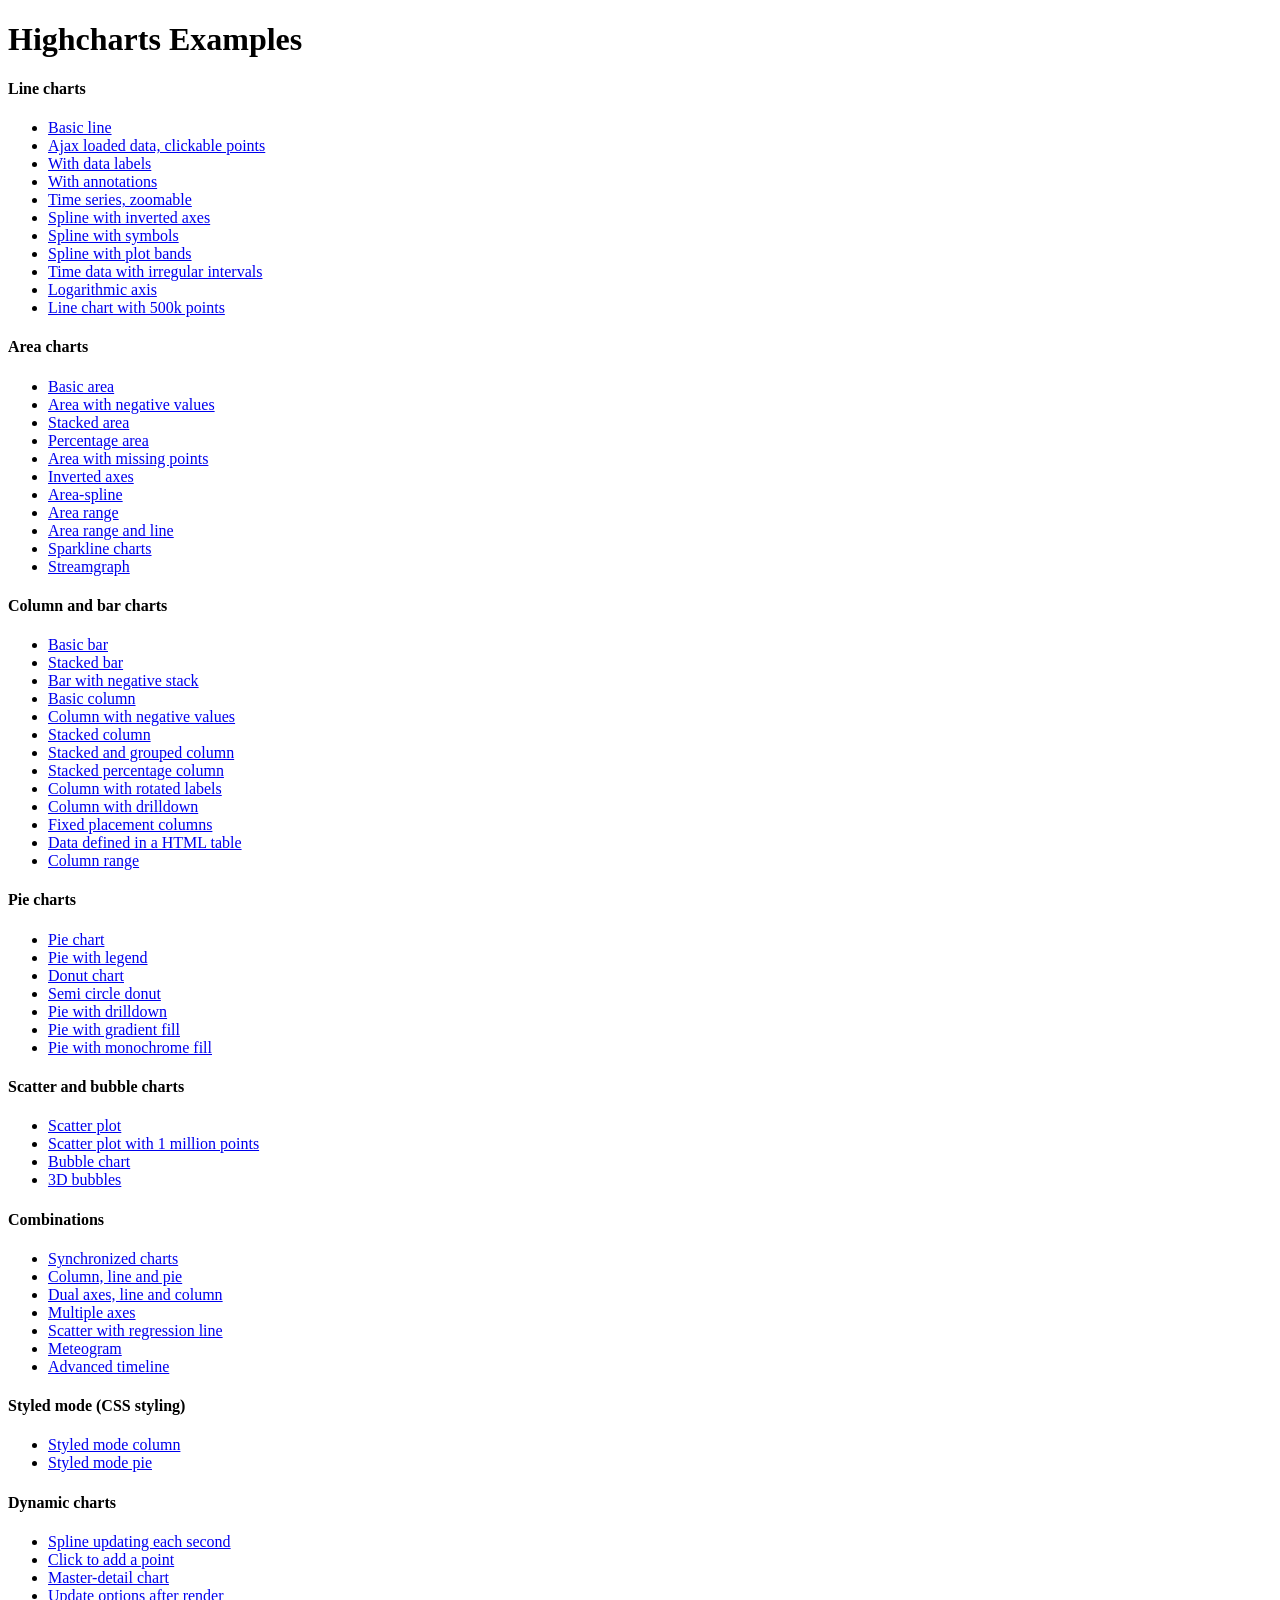
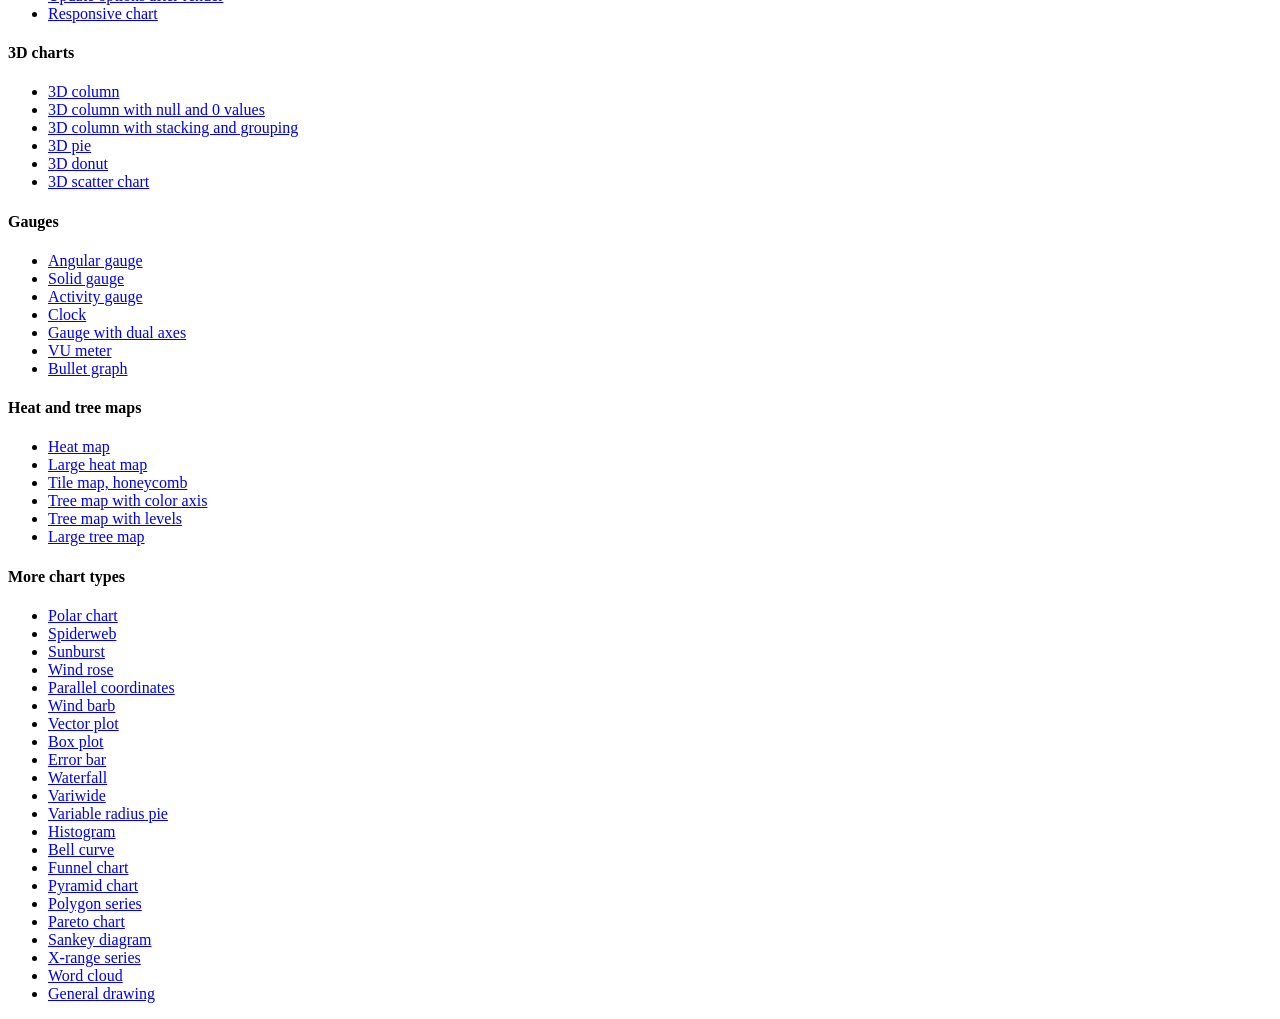
<file: src/Highcharts-6.0.2/index.htm>
<!DOCTYPE HTML PUBLIC "-//W3C//DTD HTML 4.01//EN" "http://www.w3.org/TR/html4/strict.dtd">
<html>
	<head>
		<meta http-equiv="Content-Type" content="text/html; charset=utf-8" />
		<title>Highcharts Examples</title>
	</head>
	<body>
		<h1>Highcharts Examples</h1>
		<h4>Line charts</h4>
		<ul>
			<li><a href="examples/line-basic/index.htm">Basic line</a></li>
			<li><a href="examples/line-ajax/index.htm">Ajax loaded data, clickable points</a></li>
			<li><a href="examples/line-labels/index.htm">With data labels</a></li>
			<li><a href="examples/annotations/index.htm">With annotations</a></li>
			<li><a href="examples/line-time-series/index.htm">Time series, zoomable</a></li>
			<li><a href="examples/spline-inverted/index.htm">Spline with inverted axes</a></li>
			<li><a href="examples/spline-symbols/index.htm">Spline with symbols</a></li>
			<li><a href="examples/spline-plot-bands/index.htm">Spline with plot bands</a></li>
			<li><a href="examples/spline-irregular-time/index.htm">Time data with irregular intervals</a></li>
			<li><a href="examples/line-log-axis/index.htm">Logarithmic axis</a></li>
			<li><a href="examples/line-boost/index.htm">Line chart with 500k points</a></li>
		</ul>
		<h4>Area charts</h4>
		<ul>
			<li><a href="examples/area-basic/index.htm">Basic area</a></li>
			<li><a href="examples/area-negative/index.htm">Area with negative values</a></li>
			<li><a href="examples/area-stacked/index.htm">Stacked area</a></li>
			<li><a href="examples/area-stacked-percent/index.htm">Percentage area</a></li>
			<li><a href="examples/area-missing/index.htm">Area with missing points</a></li>
			<li><a href="examples/area-inverted/index.htm">Inverted axes</a></li>
			<li><a href="examples/areaspline/index.htm">Area-spline</a></li>
			<li><a href="examples/arearange/index.htm">Area range</a></li>
			<li><a href="examples/arearange-line/index.htm">Area range and line</a></li>
			<li><a href="examples/sparkline/index.htm">Sparkline charts</a></li>
			<li><a href="examples/streamgraph/index.htm">Streamgraph</a></li>
		</ul>
		<h4>Column and bar charts</h4>
		<ul>
			<li><a href="examples/bar-basic/index.htm">Basic bar</a></li>
			<li><a href="examples/bar-stacked/index.htm">Stacked bar</a></li>
			<li><a href="examples/bar-negative-stack/index.htm">Bar with negative stack</a></li>
			<li><a href="examples/column-basic/index.htm">Basic column</a></li>
			<li><a href="examples/column-negative/index.htm">Column with negative values</a></li>
			<li><a href="examples/column-stacked/index.htm">Stacked column</a></li>
			<li><a href="examples/column-stacked-and-grouped/index.htm">Stacked and grouped column</a></li>
			<li><a href="examples/column-stacked-percent/index.htm">Stacked percentage column</a></li>
			<li><a href="examples/column-rotated-labels/index.htm">Column with rotated labels</a></li>
			<li><a href="examples/column-drilldown/index.htm">Column with drilldown</a></li>
			<li><a href="examples/column-placement/index.htm">Fixed placement columns</a></li>
			<li><a href="examples/column-parsed/index.htm">Data defined in a HTML table</a></li>
			<li><a href="examples/columnrange/index.htm">Column range</a></li>
		</ul>
		<h4>Pie charts</h4>
		<ul>
			<li><a href="examples/pie-basic/index.htm">Pie chart</a></li>
			<li><a href="examples/pie-legend/index.htm">Pie with legend</a></li>
			<li><a href="examples/pie-donut/index.htm">Donut chart</a></li>
			<li><a href="examples/pie-semi-circle/index.htm">Semi circle donut</a></li>
			<li><a href="examples/pie-drilldown/index.htm">Pie with drilldown</a></li>
			<li><a href="examples/pie-gradient/index.htm">Pie with gradient fill</a></li>
			<li><a href="examples/pie-monochrome/index.htm">Pie with monochrome fill</a></li>
		</ul>
		<h4>Scatter and bubble charts</h4>
		<ul>
			<li><a href="examples/scatter/index.htm">Scatter plot</a></li>
			<li><a href="examples/scatter-boost/index.htm">Scatter plot with 1 million points</a></li>
			<li><a href="examples/bubble/index.htm">Bubble chart</a></li>
			<li><a href="examples/bubble-3d/index.htm">3D bubbles</a></li>
		</ul>
		<h4>Combinations</h4>
		<ul>
			<li><a href="examples/synchronized-charts/index.htm">Synchronized charts</a></li>
			<li><a href="examples/combo/index.htm">Column, line and pie</a></li>
			<li><a href="examples/combo-dual-axes/index.htm">Dual axes, line and column</a></li>
			<li><a href="examples/combo-multi-axes/index.htm">Multiple axes</a></li>
			<li><a href="examples/combo-regression/index.htm">Scatter with regression line</a></li>
			<li><a href="examples/combo-meteogram/index.htm">Meteogram</a></li>
			<li><a href="examples/combo-timeline/index.htm">Advanced timeline</a></li>
		</ul>
		<h4>Styled mode (CSS styling)</h4>
		<ul>
			<li><a href="examples/styled-mode-column/index.htm">Styled mode column</a></li>
			<li><a href="examples/styled-mode-pie/index.htm">Styled mode pie</a></li>
		</ul>
		<h4>Dynamic charts</h4>
		<ul>
			<li><a href="examples/dynamic-update/index.htm">Spline updating each second</a></li>
			<li><a href="examples/dynamic-click-to-add/index.htm">Click to add a point</a></li>
			<li><a href="examples/dynamic-master-detail/index.htm">Master-detail chart</a></li>
			<li><a href="examples/chart-update/index.htm">Update options after render</a></li>
			<li><a href="examples/responsive/index.htm">Responsive chart</a></li>
		</ul>
		<h4>3D charts</h4>
		<ul>
			<li><a href="examples/3d-column-interactive/index.htm">3D column</a></li>
			<li><a href="examples/3d-column-null-values/index.htm">3D column with null and 0 values</a></li>
			<li><a href="examples/3d-column-stacking-grouping/index.htm">3D column with stacking and grouping</a></li>
			<li><a href="examples/3d-pie/index.htm">3D pie</a></li>
			<li><a href="examples/3d-pie-donut/index.htm">3D donut</a></li>
			<li><a href="examples/3d-scatter-draggable/index.htm">3D scatter chart</a></li>
		</ul>
		<h4>Gauges</h4>
		<ul>
			<li><a href="examples/gauge-speedometer/index.htm">Angular gauge</a></li>
			<li><a href="examples/gauge-solid/index.htm">Solid gauge</a></li>
			<li><a href="examples/gauge-activity/index.htm">Activity gauge</a></li>
			<li><a href="examples/gauge-clock/index.htm">Clock</a></li>
			<li><a href="examples/gauge-dual/index.htm">Gauge with dual axes</a></li>
			<li><a href="examples/gauge-vu-meter/index.htm">VU meter</a></li>
			<li><a href="examples/bullet-graph/index.htm">Bullet graph</a></li>
		</ul>
		<h4>Heat and tree maps</h4>
		<ul>
			<li><a href="examples/heatmap/index.htm">Heat map</a></li>
			<li><a href="examples/heatmap-canvas/index.htm">Large heat map</a></li>
			<li><a href="examples/honeycomb-usa/index.htm">Tile map, honeycomb</a></li>
			<li><a href="examples/treemap-coloraxis/index.htm">Tree map with color axis</a></li>
			<li><a href="examples/treemap-with-levels/index.htm">Tree map with levels</a></li>
			<li><a href="examples/treemap-large-dataset/index.htm">Large tree map</a></li>
		</ul>
		<h4>More chart types</h4>
		<ul>
			<li><a href="examples/polar/index.htm">Polar chart</a></li>
			<li><a href="examples/polar-spider/index.htm">Spiderweb</a></li>
			<li><a href="examples/sunburst/index.htm">Sunburst</a></li>
			<li><a href="examples/polar-wind-rose/index.htm">Wind rose</a></li>
			<li><a href="examples/parallel-coordinates/index.htm">Parallel coordinates</a></li>
			<li><a href="examples/windbarb-series/index.htm">Wind barb</a></li>
			<li><a href="examples/vector-plot/index.htm">Vector plot</a></li>
			<li><a href="examples/box-plot/index.htm">Box plot</a></li>
			<li><a href="examples/error-bar/index.htm">Error bar</a></li>
			<li><a href="examples/waterfall/index.htm">Waterfall</a></li>
			<li><a href="examples/variwide/index.htm">Variwide</a></li>
			<li><a href="examples/variable-radius-pie/index.htm">Variable radius pie</a></li>
			<li><a href="examples/histogram/index.htm">Histogram</a></li>
			<li><a href="examples/bellcurve/index.htm">Bell curve</a></li>
			<li><a href="examples/funnel/index.htm">Funnel chart</a></li>
			<li><a href="examples/pyramid/index.htm">Pyramid chart</a></li>
			<li><a href="examples/polygon/index.htm">Polygon series</a></li>
			<li><a href="examples/pareto/index.htm">Pareto chart</a></li>
			<li><a href="examples/sankey-diagram/index.htm">Sankey diagram</a></li>
			<li><a href="examples/x-range/index.htm">X-range series</a></li>
			<li><a href="examples/wordcloud/index.htm">Word cloud</a></li>
			<li><a href="examples/renderer/index.htm">General drawing</a></li>
		</ul>
	</body>
</html>
</file>
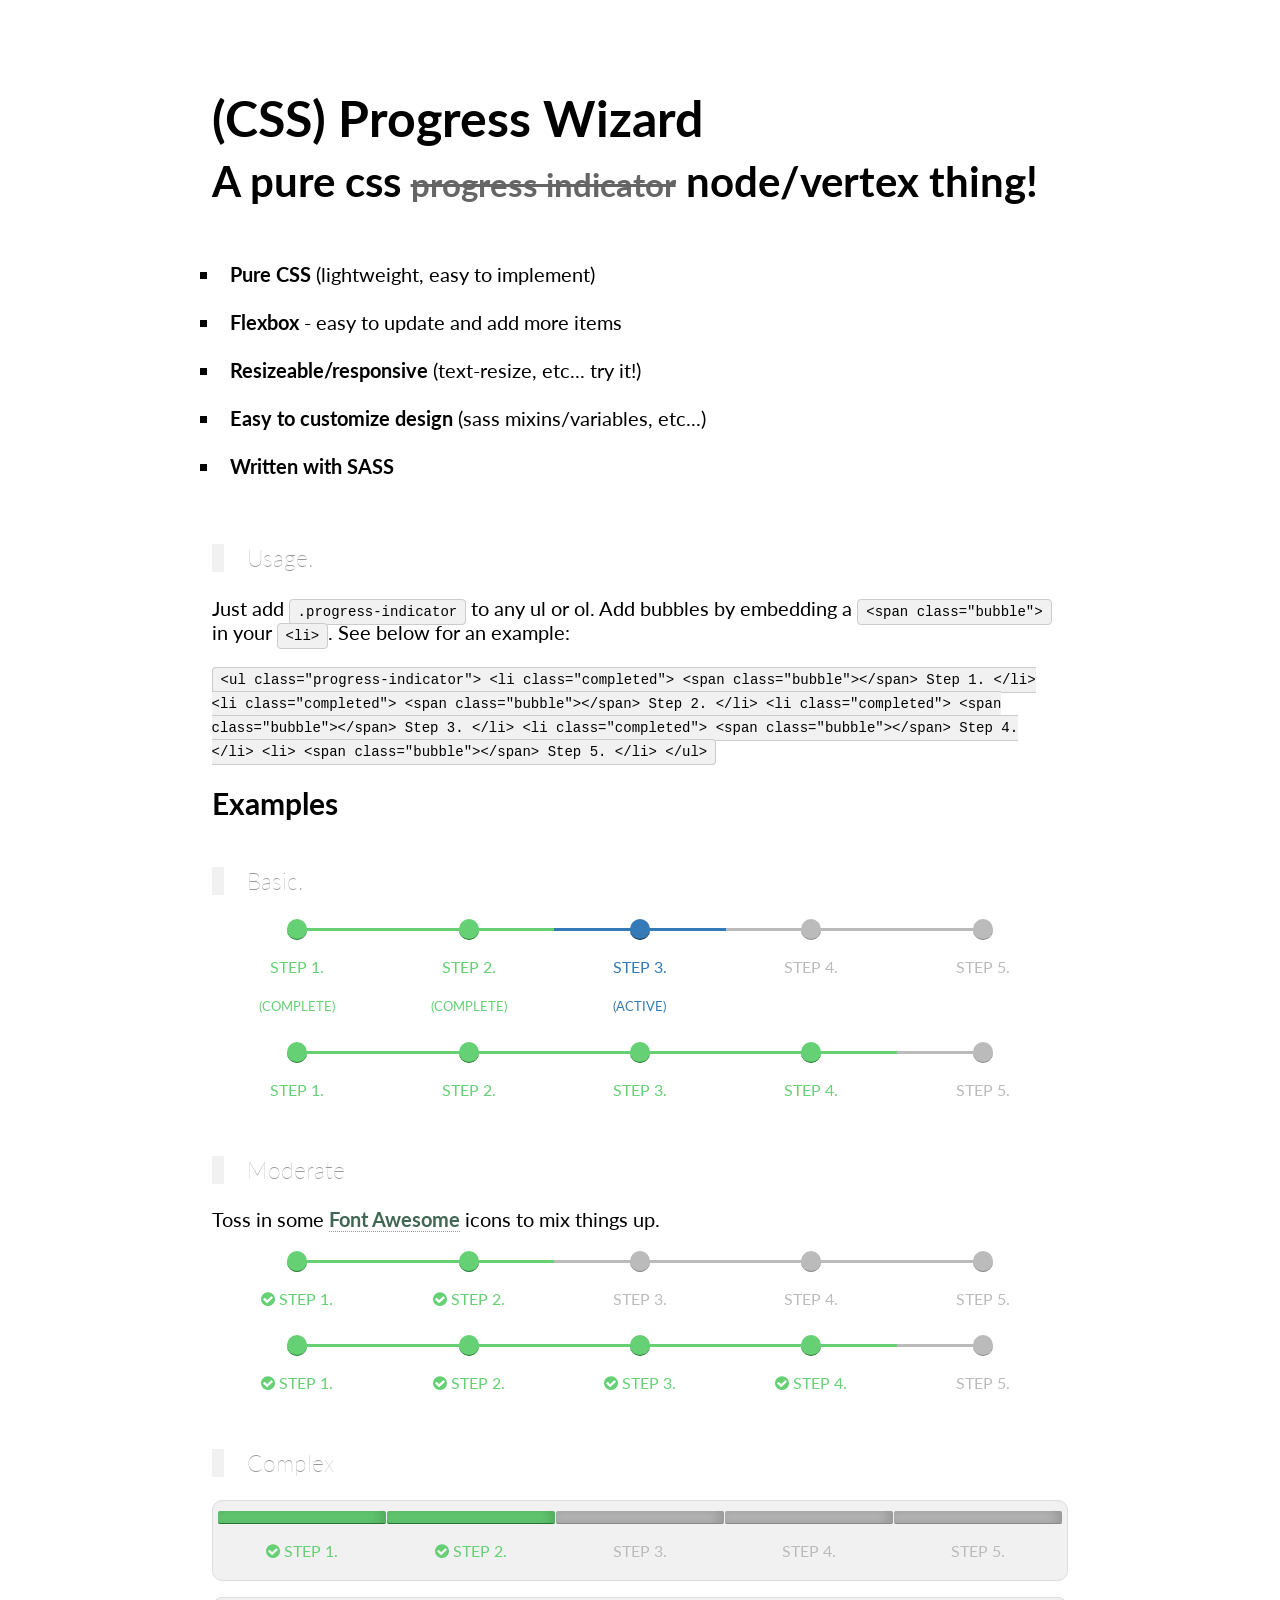
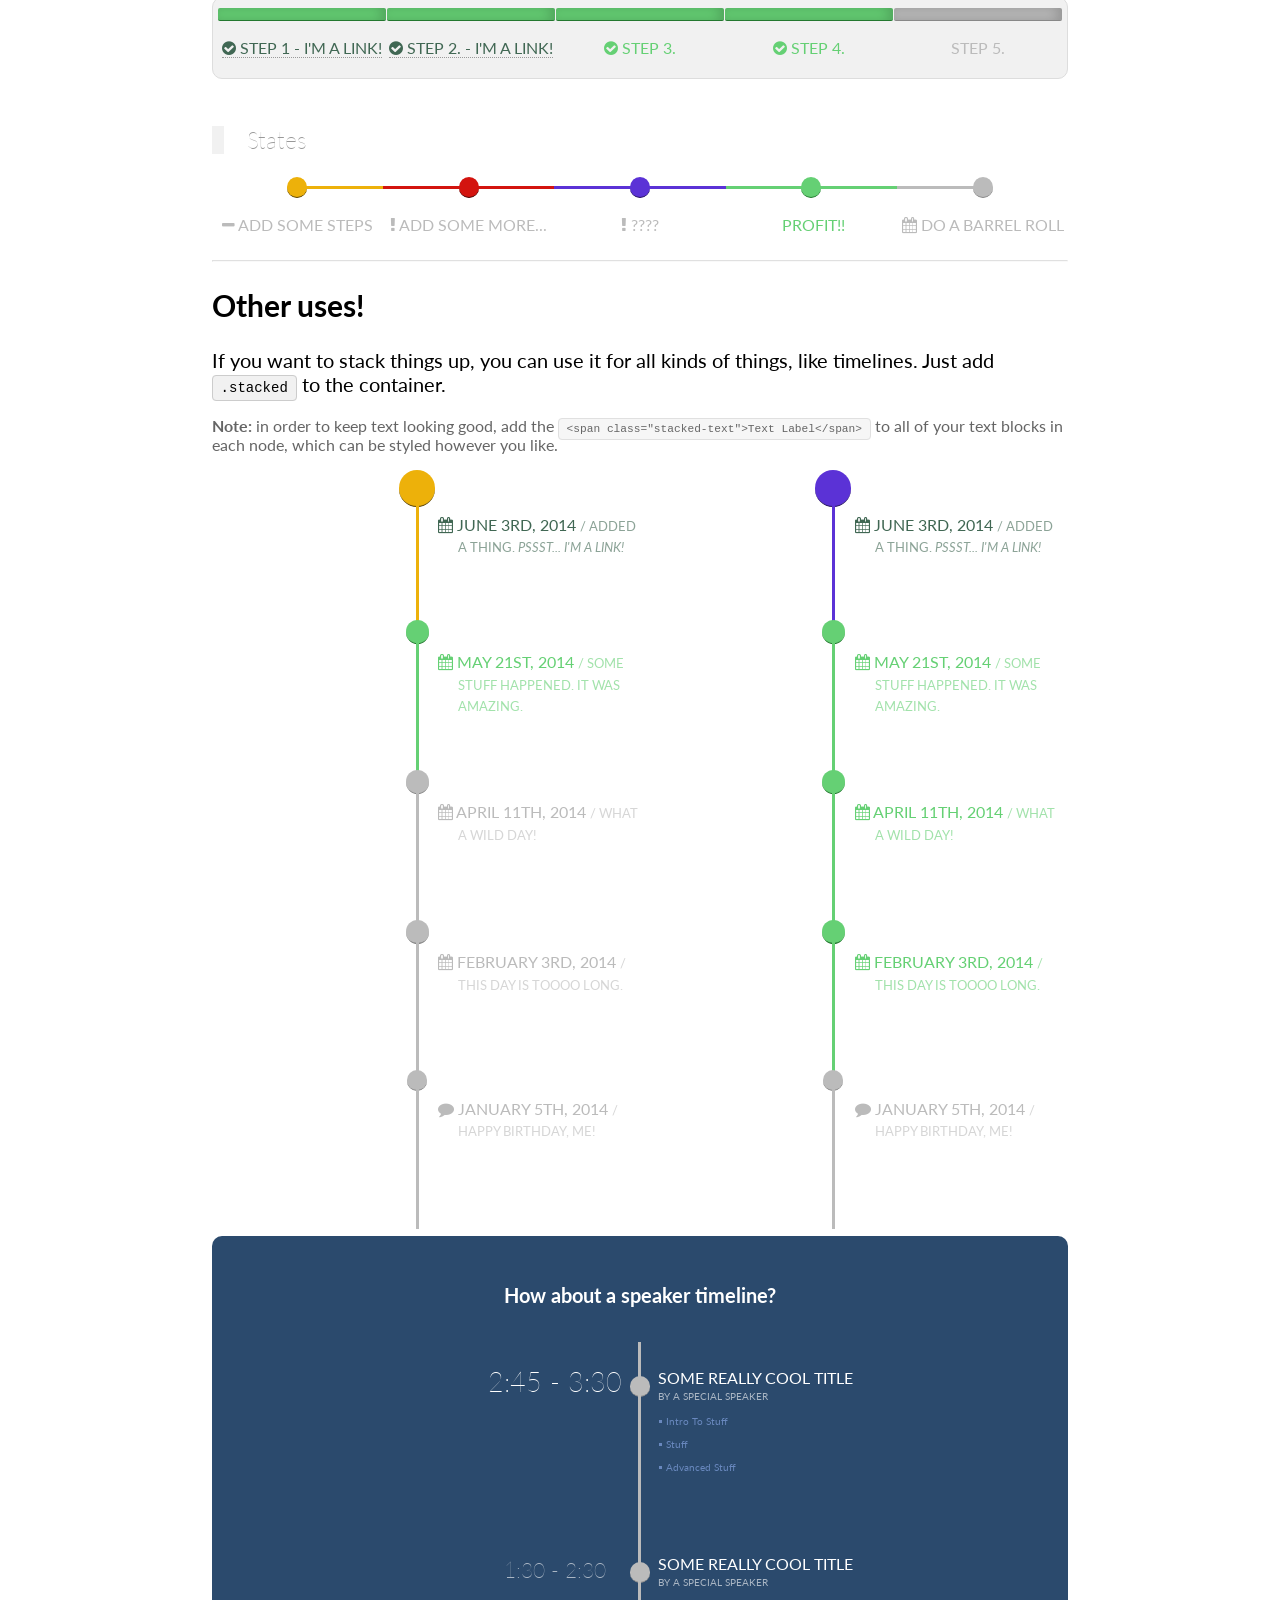
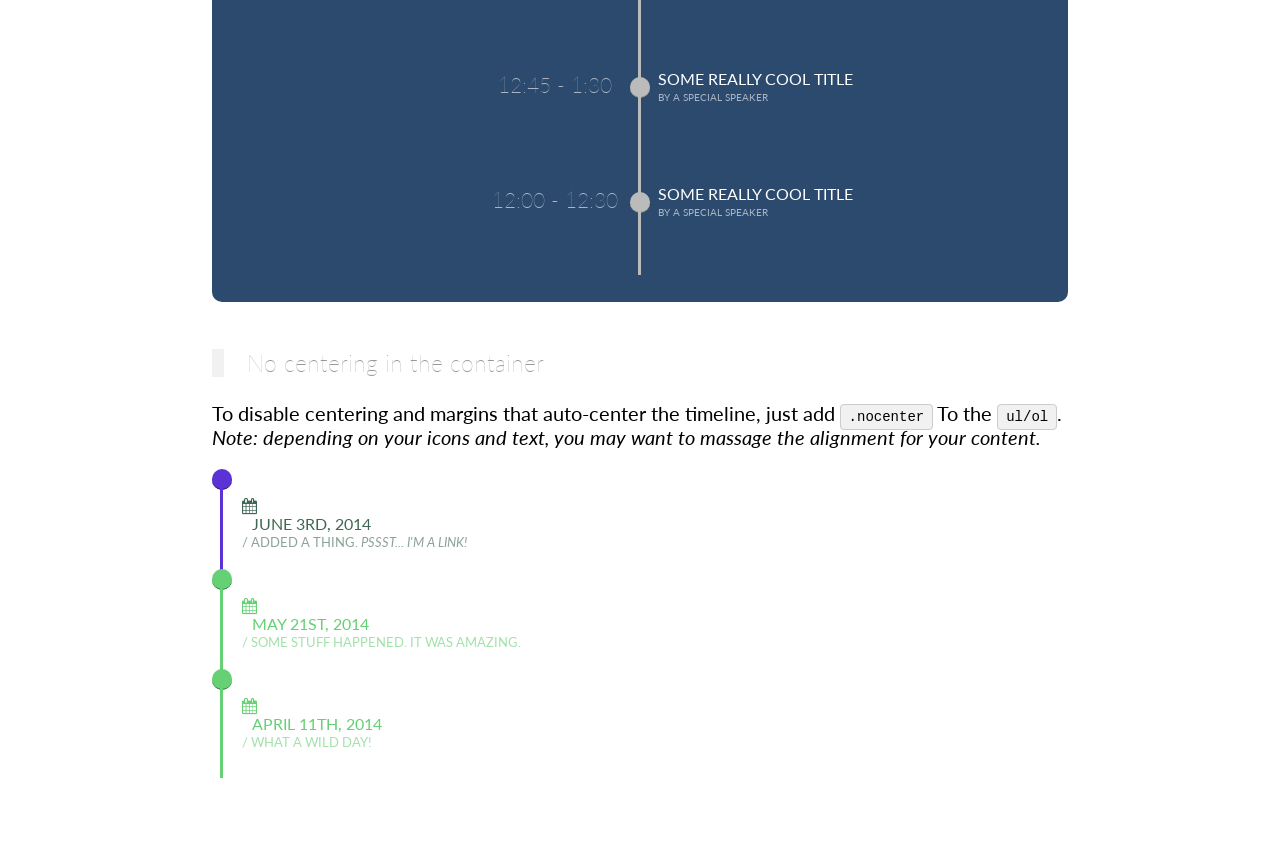
<file: public/bower_components/css-progress-wizard-master/index.html>
<!DOCTYPE html>
<html lang="en">
<head>
    <meta charset="utf-8" />
    <meta name="viewport" content="width=device-width, minimum-scale=1, initial-scale=1, maximum-scale=1">
    <title>CSS Progress wizard</title>
    <!--stylesheets-->
    <link href='http://fonts.googleapis.com/css?family=Lato:300,400,700,300italic,400italic,700italic' rel='stylesheet' type='text/css'>
    <link href="//netdna.bootstrapcdn.com/font-awesome/4.1.0/css/font-awesome.min.css" rel="stylesheet">
    <link href="css/progress-wizard.min.css" rel="stylesheet">
    <style>
    body {
        font-family: 'Lato', sans-serif;
        font-size: 20px;
        padding: 20px;
    }
    .container {
        width: 70%;
        margin: 3em auto;
    }
    a {
        color: #406753;
        text-decoration: none;
        border-bottom: 1px dotted #999;
    }
    a:hover {
        color: black;
        border-color: black;
    }
    hr {
        opacity: 0.3;
    }
    h1 {
        font-size: 50px;
    }
    h3 {
        border-left: 12px solid #f1f1f1;
        text-indent: 1em;
        color: #999;
        margin-top: 2em;
        font-weight: 100;
    }
    ul {
        margin: 0;
        padding: 0.4em;
        list-style-type: square;
    }
    li {
        padding-left: 0.5em;
        line-height: 2.4em;
    }
    code {
        font-family: Monaco, Consolas, "Lucida Console", monospace;
        background-color: #f1f1f1;
        font-size: 70%;
        padding: 4px 8px;
        border-radius: 4px;
        border: 1px solid #ccc;
    }
    .subdued {
        font-size: 80%;
        opacity: 0.6;
    }

    /* A totally custom override */

    .progress-indicator.custom-complex {
        background-color: #f1f1f1;
        padding: 10px 5px;
        border: 1px solid #ddd;
        border-radius: 10px;
    }
    .progress-indicator.custom-complex > li .bubble {
        height: 12px;
        width: 99%;
        border-radius: 2px;
        box-shadow: inset -5px 0 12px rgba(0, 0, 0, 0.2);
    }
    .progress-indicator.custom-complex > li .bubble:before,
    .progress-indicator.custom-complex > li .bubble:after {
        display: none;
    }

    /* Demo for vertical bars */

    .progress-indicator.stepped.stacked {
        width: 48%;
        display: inline-block;
    }
    .progress-indicator.stepped.stacked > li {
        height: 150px;
    }
    .progress-indicator.stepped.stacked > li .bubble {
        padding: 0.1em;
    }
    .progress-indicator.stepped.stacked > li:first-of-type .bubble {
        padding: 0.5em;
    }
    .progress-indicator.stepped.stacked > li:last-of-type .bubble {
        padding: 0em;
    }

    /* Nocenter */

    .progress-indicator.nocenter.stacked > li {
        min-height: 100px;
    }
    .progress-indicator.nocenter.stacked > li span {
        display: block;
    }

    /* Demo for Timeline vertical bars */

    #timeline-speaker-example {
        background-color: #2b4a6d;
        color: white;
        padding: 1em 2em;
        text-align: center;
        border-radius: 10px;
    }
    #timeline-speaker-example .progress-indicator {
        width: 100%;
    }
    #timeline-speaker-example .bubble {
        padding: 0;
    }
    #timeline-speaker-example .progress-indicator > li {
        color: white;
    }
    #timeline-speaker-example .time {
        position: relative;
        left: -80px;
        top: 30px;
        font-size: 130%;
        text-align: right;
        opacity: 0.6;
        font-weight: 100;
    }
    #timeline-speaker-example .current-time .time {
        font-size: 170%;
        opacity: 1;
    }
    #timeline-speaker-example .stacked-text {
        top: -37px;
        left: -50px;
    }
    #timeline-speaker-example .subdued {
        font-size: 10px;
        display: block;
    }
    #timeline-speaker-example > li:hover {
        color: #ff3d54;
    }
    #timeline-speaker-example > li:hover .bubble,
    #timeline-speaker-example > li:hover .bubble:before,
    #timeline-speaker-example > li:hover .bubble:after {
        background-color: #ff3d54;
    }
    #timeline-speaker-example .current-time .sub-info {
        font-size: 60%;
        line-height: 0.2em;
        text-transform: capitalize;
        color: #6988be;
    }
    @media handheld, screen and (max-width: 400px) {
        .container {
            margin: 0;
            width: 100%;
        }
        .progress-indicator.stacked {
            display: block;
            width: 100%;
        }
        .progress-indicator.stacked > li {
            height: 80px;
        }
    }
    </style>
</head>
<body>
    <div class="container">
        <h1>
            (CSS) Progress Wizard <br>
            <small>A pure css <del class="subdued">progress indicator</del> node/vertex thing!</small>
        </h1>
        <ul>
            <li><strong>Pure CSS</strong> (lightweight, easy to implement)</li>
            <li><strong>Flexbox</strong> - easy to update and add more items</li>
            <li><strong>Resizeable/responsive </strong>(text-resize, etc... try it!)</li>
            <li><strong>Easy to customize design</strong> (sass mixins/variables, etc...)</li>
            <li><strong>Written with SASS</strong></li>
        </ul>
        <h3>Usage.</h3>
        <p>Just add <code>.progress-indicator</code> to any ul or ol. Add bubbles by embedding a <code>&lt;span class="bubble"&gt;</code> in your <code>&lt;li&gt;</code>. See below for an example:</p>
        <code>
            &lt;ul class="progress-indicator"&gt;
                &lt;li class="completed"&gt;
                    &lt;span class="bubble"&gt;&lt;/span&gt;
                    Step 1.
                &lt;/li&gt;
                &lt;li class="completed"&gt;
                    &lt;span class="bubble"&gt;&lt;/span&gt;
                    Step 2.
                &lt;/li&gt;
                &lt;li class="completed"&gt;
                    &lt;span class="bubble"&gt;&lt;/span&gt;
                    Step 3.
                &lt;/li&gt;
                &lt;li class="completed"&gt;
                    &lt;span class="bubble"&gt;&lt;/span&gt;
                    Step 4.
                &lt;/li&gt;
                &lt;li&gt;
                    &lt;span class="bubble"&gt;&lt;/span&gt;
                    Step 5.
                &lt;/li&gt;
            &lt;/ul&gt;
        </code>
        <h2>Examples</h2>
        <h3>Basic.</h3>
        <ul class="progress-indicator">
            <li class="completed">
                <span class="bubble"></span>
                Step 1. <br><small>(complete)</small>
            </li>
            <li class="completed">
                <span class="bubble"></span>
                Step 2. <br><small>(complete)</small>
            </li>
            <li class="active">
                <span class="bubble"></span>
                Step 3. <br><small>(active)</small>
            </li>
            <li>
                <span class="bubble"></span>
                Step 4.
            </li>
            <li>
                <span class="bubble"></span>
                Step 5.
            </li>
        </ul>
        <ul class="progress-indicator">
            <li class="completed">
                <span class="bubble"></span>
                Step 1.
            </li>
            <li class="completed">
                <span class="bubble"></span>
                Step 2.
            </li>
            <li class="completed">
                <span class="bubble"></span>
                Step 3.
            </li>
            <li class="completed">
                <span class="bubble"></span>
                Step 4.
            </li>
            <li>
                <span class="bubble"></span>
                Step 5.
            </li>
        </ul>

        <h3>Moderate</h3>
        <p>Toss in some <a href="http://fortawesome.github.io/Font-Awesome/"><strong>Font Awesome</strong></a> icons to mix things up.</p>
        <ul class="progress-indicator">
            <li class="completed">
                <span class="bubble"></span>
                <i class="fa fa-check-circle"></i>
                Step 1.
            </li>
            <li class="completed">
                <span class="bubble"></span>
                <i class="fa fa-check-circle"></i>
                Step 2.
            </li>
            <li>
                <span class="bubble"></span>
                Step 3.
            </li>
            <li>
                <span class="bubble"></span>
                Step 4.
            </li>
            <li>
                <span class="bubble"></span>
                Step 5.
            </li>
        </ul>
        <ul class="progress-indicator">
            <li class="completed">
                <span class="bubble"></span>
                <i class="fa fa-check-circle"></i>
                Step 1.
            </li>
            <li class="completed">
                <span class="bubble"></span>
                <i class="fa fa-check-circle"></i>
                Step 2.
            </li>
            <li class="completed">
                <span class="bubble"></span>
                <i class="fa fa-check-circle"></i>
                Step 3.
            </li>
            <li class="completed">
                <span class="bubble"></span>
                <i class="fa fa-check-circle"></i>
                Step 4.
            </li>
            <li>
                <span class="bubble"></span>
                Step 5.
            </li>
        </ul>

        <h3>Complex</h3>
        <ul class="progress-indicator custom-complex">
            <li class="completed">
                <span class="bubble"></span>
                <i class="fa fa-check-circle"></i>
                Step 1.
            </li>
            <li class="completed">
                <span class="bubble"></span>
                <i class="fa fa-check-circle"></i>
                Step 2.
            </li>
            <li>
                <span class="bubble"></span>
                Step 3.
            </li>
            <li>
                <span class="bubble"></span>
                Step 4.
            </li>
            <li>
                <span class="bubble"></span>
                Step 5.
            </li>
        </ul>
        <ul class="progress-indicator custom-complex">
            <li class="completed">
                <a href="#">
                    <span class="bubble"></span>
                    <i class="fa fa-check-circle"></i>
                    Step 1 - I'm a link!
                </a>
            </li>
            <li class="completed">
                <a href="#">
                    <span class="bubble"></span>
                    <i class="fa fa-check-circle"></i>
                    Step 2. - I'm a link!
                </a>
            </li>
            <li class="completed">
                <span class="bubble"></span>
                <i class="fa fa-check-circle"></i>
                Step 3.
            </li>
            <li class="completed">
                <span class="bubble"></span>
                <i class="fa fa-check-circle"></i>
                Step 4.
            </li>
            <li>
                <span class="bubble"></span>
                Step 5.
            </li>
        </ul>
        <h3>States</h3>
        <ul class="progress-indicator">
            <li class="warning">
                <span class="bubble"></span><span class="fa fa-minus"></span>
                Add some steps
            </li>
            <li class="danger">
                <span class="bubble"></span><span class="fa fa-exclamation"></span> Add some more...
            </li>

            <li class="info">
                <span class="bubble"></span><span class="fa fa-exclamation"></span> ????
            </li>
            <li class="completed">
                <span class="bubble"></span><span class="fa fa-time"></span> PROFIT!!
            </li>
            <li>
                <span class="bubble"></span><span class="fa fa-calendar"></span> Do a barrel roll
            </li>
        </ul>
        <hr>
        <h2>Other uses!</h2>
        <p>If you want to stack things up, you can use it for all kinds of things, like timelines. Just add <code>.stacked</code> to the container.</p>
        <p class="subdued"><strong>Note: </strong> in order to keep text looking good, add the <code>&lt;span class="stacked-text"&gt;Text Label&lt;/span&gt;</code> to all of your text blocks in each node, which can be styled however you like.</p>
        <ul class="progress-indicator stepped stacked">
            <li class="completed warning">
                <a href="#">
                    <span class="bubble"></span>
                    <span class="stacked-text">
                        <span class="fa fa-calendar"></span> June 3rd, 2014
                        <span class="subdued">/ Added a thing. <em>Pssst... I'm a link!</em></span>
                    </span>
                </a>
            </li>
            <li class="completed">
                <span class="bubble"></span>
                <span class="stacked-text">
                    <span class="fa fa-calendar"></span> May 21st, 2014
                    <span class="subdued">/ Some stuff happened. It was amazing.</span>
                </span>
            </li>
            <li>
                <span class="bubble"></span>
                <span class="stacked-text">
                    <span class="fa fa-calendar"></span> April 11th, 2014
                    <span class="subdued">/ What a wild day!</span>
                </span>
            </li>
            <li>
                <span class="bubble"></span>
                <span class="stacked-text">
                    <span class="fa fa-calendar"></span> February 3rd, 2014
                    <span class="subdued">/ This day is toooo long.</span>
                </span>
            </li>
            <li>
                <span class="bubble"></span>
                <span class="stacked-text">
                    <span class="fa fa-comment"></span> January 5th, 2014
                    <span class="subdued">/ Happy birthday, me!</span>
                </span>
            </li>
        </ul>
        <ul class="progress-indicator stepped stacked">
            <li class="completed info">
                <a href="#">
                    <span class="bubble"></span>
                    <span class="stacked-text">
                        <span class="fa fa-calendar"></span> June 3rd, 2014
                        <span class="subdued">/ Added a thing. <em>Pssst... I'm a link!</em></span>
                    </span>
                </a>
            </li>
            <li class="completed">
                <span class="bubble"></span>
                <span class="stacked-text">
                    <span class="fa fa-calendar"></span> May 21st, 2014
                    <span class="subdued">/ Some stuff happened. It was amazing.</span>
                </span>
            </li>
            <li class="completed">
                <span class="bubble"></span>
                <span class="stacked-text">
                    <span class="fa fa-calendar"></span> April 11th, 2014
                    <span class="subdued">/ What a wild day!</span>
                </span>
            </li>
            <li class="completed">
                <span class="bubble"></span>
                <span class="stacked-text">
                    <span class="fa fa-calendar"></span> February 3rd, 2014
                    <span class="subdued">/ This day is toooo long.</span>
                </span>
            </li>
            <li>
                <span class="bubble"></span>
                <span class="stacked-text">
                    <span class="fa fa-comment"></span> January 5th, 2014
                    <span class="subdued">/ Happy birthday, me!</span>
                </span>
            </li>
        </ul>

        <div id="timeline-speaker-example">
            <h4>How about a speaker timeline?</h4>
            <ul class="progress-indicator stacked dark">
                <li class="current-time">
                    <span class="time">2:45 - 3:30</span>
                    <span class="bubble"></span>
                    <span class="stacked-text">
                        Some really cool title
                        <span class="subdued">By a special speaker</span>
                        <span class="sub-info">
                            <ul>
                                <li>Intro to stuff</li>
                                <li>Stuff</li>
                                <li>Advanced Stuff</li>
                            </ul>
                        </span>
                    </span>
                </li>
                <li>
                    <span class="time">1:30 - 2:30</span>
                    <span class="bubble"></span>
                    <span class="stacked-text">
                        Some really cool title
                        <span class="subdued">By a special speaker</span>
                    </span>
                </li>
                <li>
                    <span class="time">12:45 - 1:30</span>
                    <span class="bubble"></span>
                    <span class="stacked-text">
                        Some really cool title
                        <span class="subdued">By a special speaker</span>
                    </span>
                </li>
                <li>
                    <span class="time">12:00 - 12:30</span>
                    <span class="bubble"></span>
                    <span class="stacked-text">
                        Some really cool title
                        <span class="subdued">By a special speaker</span>
                    </span>
                </li>
            </ul>
        </div>

        <h3>No centering in the container</h3>
        <p>To disable centering and margins that auto-center the timeline, just add <code>.nocenter</code> To the <code>ul/ol</code>. <em>Note: depending on your icons and text, you may want to massage the alignment for your content.</em></p>
        <ul class="progress-indicator nocenter stacked">
            <li class="completed info">
                <a href="#">
                    <span class="bubble"></span>
                    <span class="stacked-text">
                        <span class="fa fa-calendar"></span> June 3rd, 2014
                        <span class="subdued">/ Added a thing. <em>Pssst... I'm a link!</em></span>
                    </span>
                </a>
            </li>
            <li class="completed">
                <span class="bubble"></span>
                <span class="stacked-text">
                    <span class="fa fa-calendar"></span> May 21st, 2014
                    <span class="subdued">/ Some stuff happened. It was amazing.</span>
                </span>
            </li>
            <li class="completed">
                <span class="bubble"></span>
                <span class="stacked-text">
                    <span class="fa fa-calendar"></span> April 11th, 2014
                    <span class="subdued">/ What a wild day!</span>
                </span>
            </li>
        </ul>
    </div>

</body>
</html>
</file>
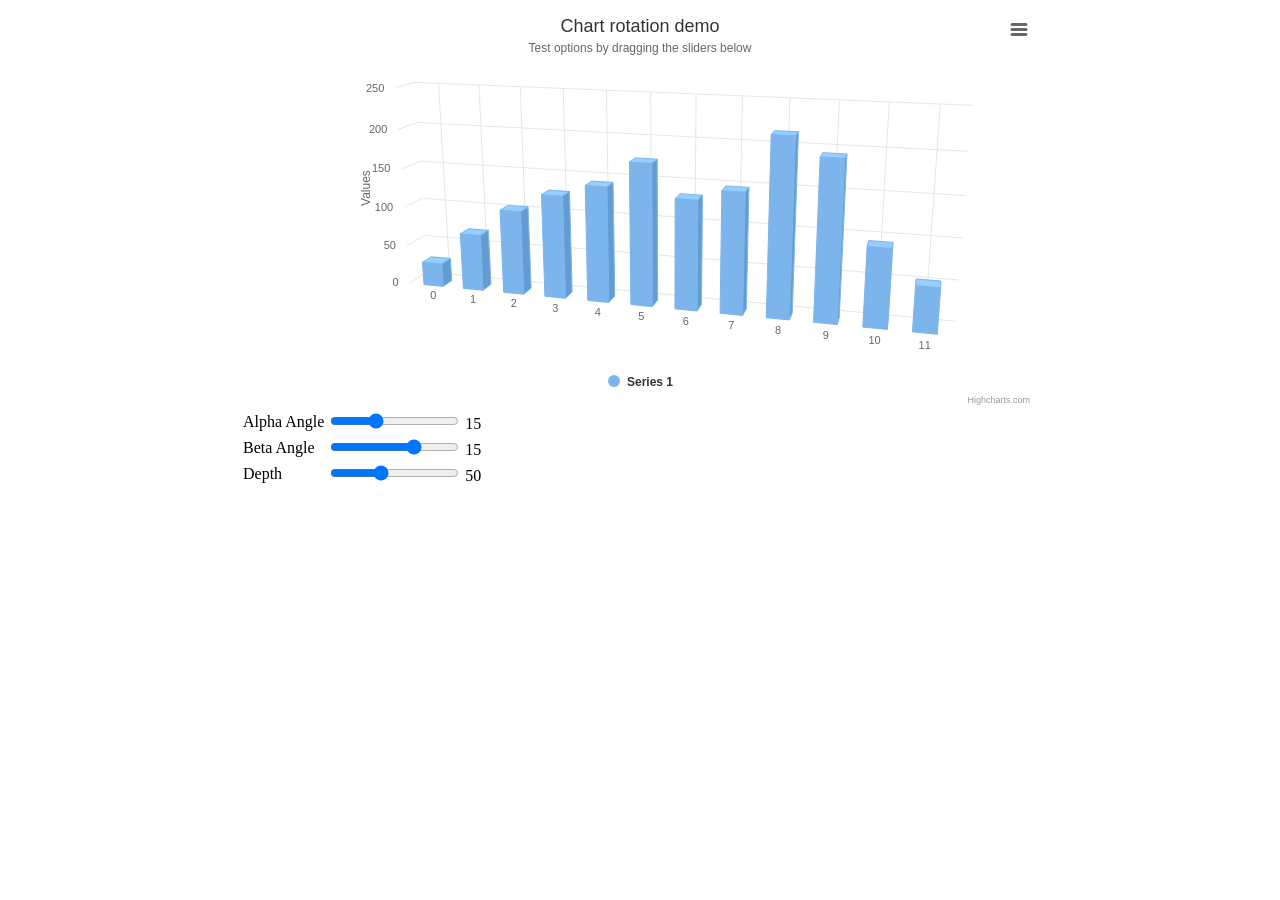
<file: src/Highcharts-6.0.2/examples/3d-column-interactive/index.htm>
<!DOCTYPE HTML>
<html>
	<head>
		<meta http-equiv="Content-Type" content="text/html; charset=utf-8">
		<title>Highcharts Example</title>

		<style type="text/css">
#container, #sliders {
    min-width: 310px; 
    max-width: 800px;
    margin: 0 auto;
}
#container {
    height: 400px; 
}
		</style>
	</head>
	<body>
<script src="https://code.jquery.com/jquery-3.1.1.min.js"></script>
<script src="../../code/highcharts.js"></script>
<script src="../../code/highcharts-3d.js"></script>
<script src="../../code/modules/exporting.js"></script>

<div id="container"></div>
<div id="sliders">
    <table>
        <tr>
        	<td>Alpha Angle</td>
        	<td><input id="alpha" type="range" min="0" max="45" value="15"/> <span id="alpha-value" class="value"></span></td>
        </tr>
        <tr>
        	<td>Beta Angle</td>
        	<td><input id="beta" type="range" min="-45" max="45" value="15"/> <span id="beta-value" class="value"></span></td>
        </tr>
        <tr>
        	<td>Depth</td>
        	<td><input id="depth" type="range" min="20" max="100" value="50"/> <span id="depth-value" class="value"></span></td>
        </tr>
    </table>
</div>


		<script type="text/javascript">

// Set up the chart
var chart = new Highcharts.Chart({
    chart: {
        renderTo: 'container',
        type: 'column',
        options3d: {
            enabled: true,
            alpha: 15,
            beta: 15,
            depth: 50,
            viewDistance: 25
        }
    },
    title: {
        text: 'Chart rotation demo'
    },
    subtitle: {
        text: 'Test options by dragging the sliders below'
    },
    plotOptions: {
        column: {
            depth: 25
        }
    },
    series: [{
        data: [29.9, 71.5, 106.4, 129.2, 144.0, 176.0, 135.6, 148.5, 216.4, 194.1, 95.6, 54.4]
    }]
});

function showValues() {
    $('#alpha-value').html(chart.options.chart.options3d.alpha);
    $('#beta-value').html(chart.options.chart.options3d.beta);
    $('#depth-value').html(chart.options.chart.options3d.depth);
}

// Activate the sliders
$('#sliders input').on('input change', function () {
    chart.options.chart.options3d[this.id] = parseFloat(this.value);
    showValues();
    chart.redraw(false);
});

showValues();
		</script>
	</body>
</html>
</file>
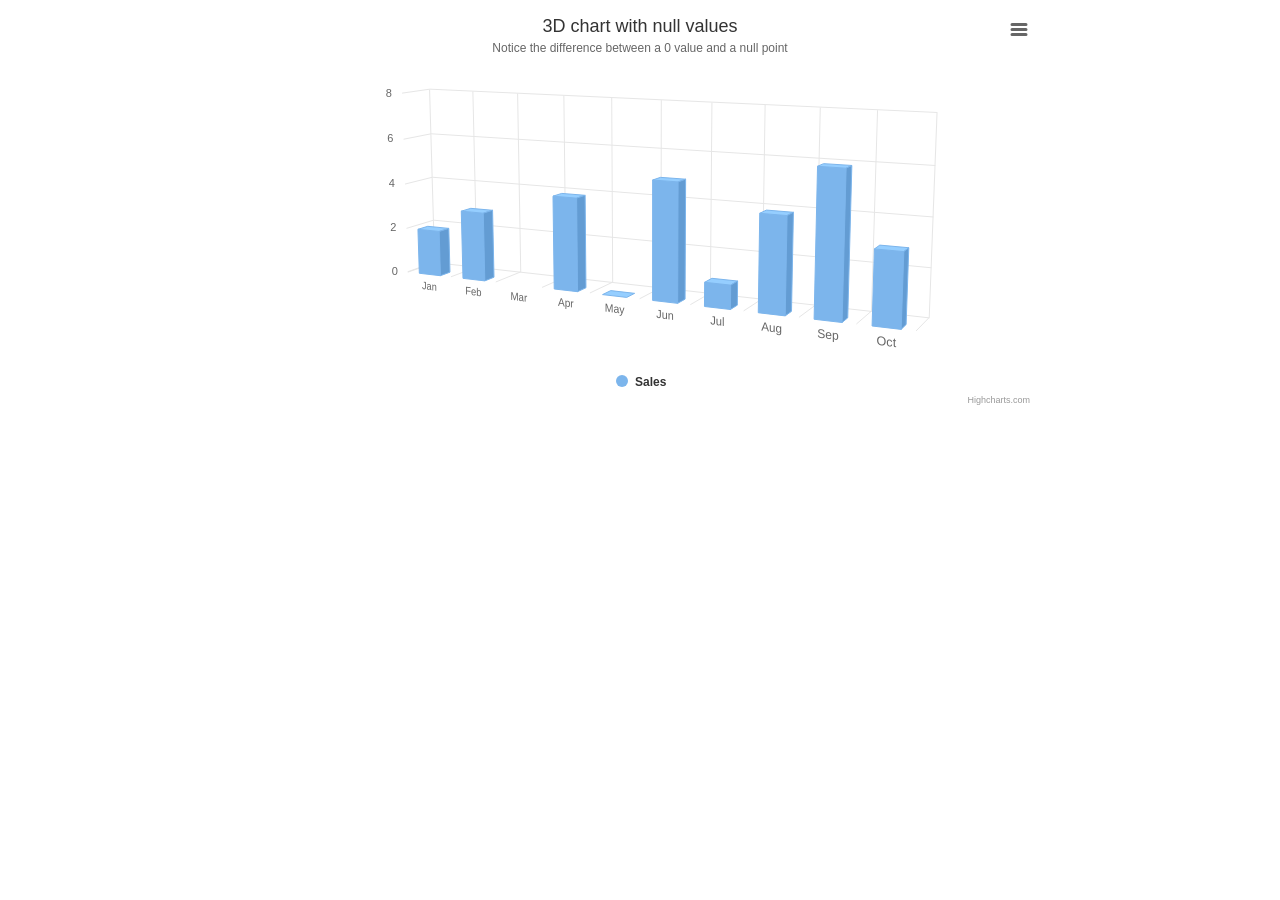
<file: src/Highcharts-6.0.2/examples/3d-column-null-values/index.htm>
<!DOCTYPE HTML>
<html>
	<head>
		<meta http-equiv="Content-Type" content="text/html; charset=utf-8">
		<title>Highcharts Example</title>

		<style type="text/css">
#container {
    height: 400px; 
    min-width: 310px; 
    max-width: 800px;
    margin: 0 auto;
}
		</style>
	</head>
	<body>

<script src="../../code/highcharts.js"></script>
<script src="../../code/highcharts-3d.js"></script>
<script src="../../code/modules/exporting.js"></script>

<div id="container" style="height: 400px"></div>


		<script type="text/javascript">

Highcharts.chart('container', {
    chart: {
        type: 'column',
        options3d: {
            enabled: true,
            alpha: 10,
            beta: 25,
            depth: 70
        }
    },
    title: {
        text: '3D chart with null values'
    },
    subtitle: {
        text: 'Notice the difference between a 0 value and a null point'
    },
    plotOptions: {
        column: {
            depth: 25
        }
    },
    xAxis: {
        categories: Highcharts.getOptions().lang.shortMonths,
        labels: {
            skew3d: true,
            style: {
                fontSize: '16px'
            }
        }
    },
    yAxis: {
        title: {
            text: null
        }
    },
    series: [{
        name: 'Sales',
        data: [2, 3, null, 4, 0, 5, 1, 4, 6, 3]
    }]
});
		</script>
	</body>
</html>
</file>
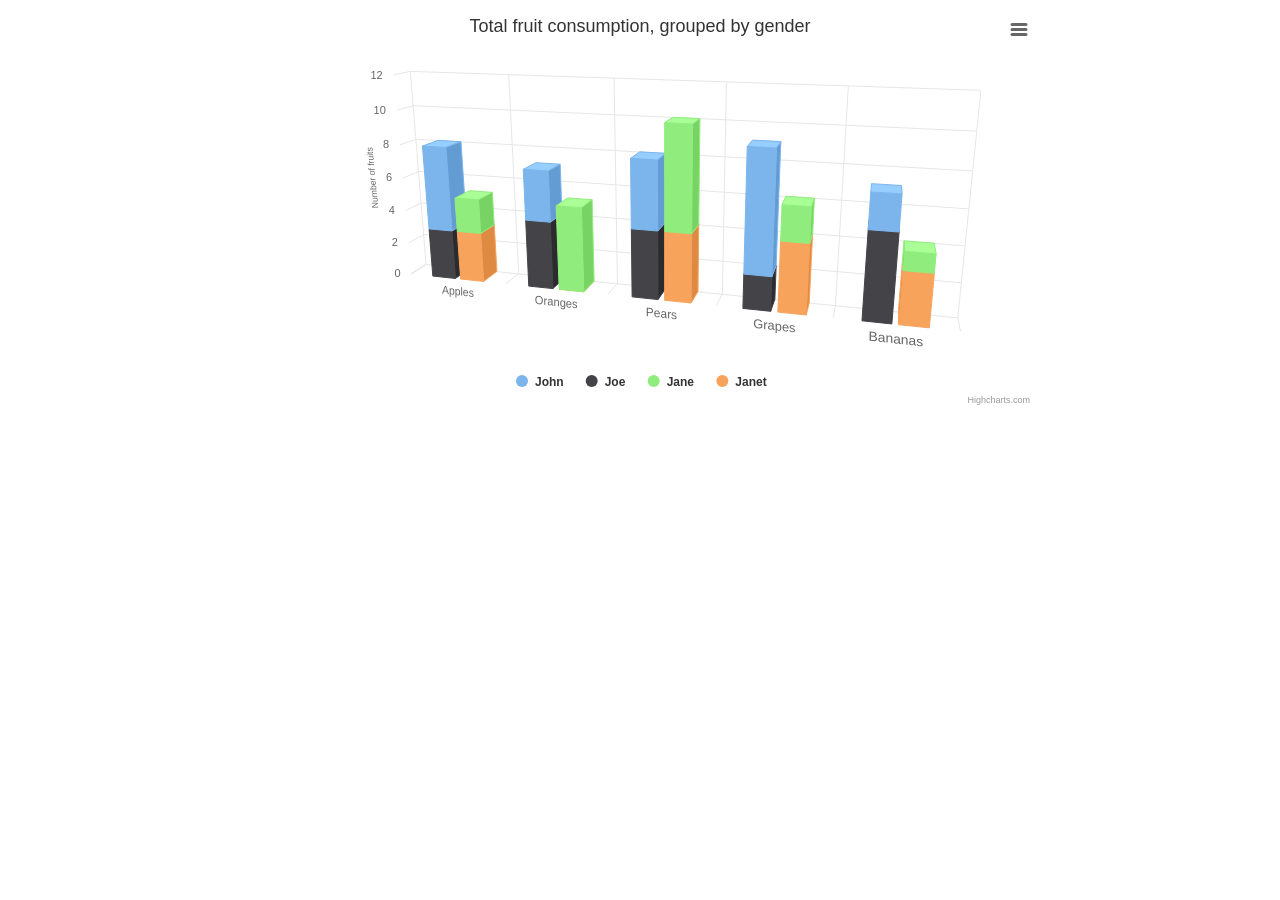
<file: src/Highcharts-6.0.2/examples/3d-column-stacking-grouping/index.htm>
<!DOCTYPE HTML>
<html>
	<head>
		<meta http-equiv="Content-Type" content="text/html; charset=utf-8">
		<title>Highcharts Example</title>

		<style type="text/css">
#container {
    height: 400px; 
    min-width: 310px; 
    max-width: 800px;
    margin: 0 auto;
}
		</style>
	</head>
	<body>

<script src="../../code/highcharts.js"></script>
<script src="../../code/highcharts-3d.js"></script>
<script src="../../code/modules/exporting.js"></script>

<div id="container" style="height: 400px"></div>


		<script type="text/javascript">

Highcharts.chart('container', {
    chart: {
        type: 'column',
        options3d: {
            enabled: true,
            alpha: 15,
            beta: 15,
            viewDistance: 25,
            depth: 40
        }
    },

    title: {
        text: 'Total fruit consumption, grouped by gender'
    },

    xAxis: {
        categories: ['Apples', 'Oranges', 'Pears', 'Grapes', 'Bananas'],
        labels: {
            skew3d: true,
            style: {
                fontSize: '16px'
            }
        }
    },

    yAxis: {
        allowDecimals: false,
        min: 0,
        title: {
            text: 'Number of fruits',
            skew3d: true
        }
    },

    tooltip: {
        headerFormat: '<b>{point.key}</b><br>',
        pointFormat: '<span style="color:{series.color}">\u25CF</span> {series.name}: {point.y} / {point.stackTotal}'
    },

    plotOptions: {
        column: {
            stacking: 'normal',
            depth: 40
        }
    },

    series: [{
        name: 'John',
        data: [5, 3, 4, 7, 2],
        stack: 'male'
    }, {
        name: 'Joe',
        data: [3, 4, 4, 2, 5],
        stack: 'male'
    }, {
        name: 'Jane',
        data: [2, 5, 6, 2, 1],
        stack: 'female'
    }, {
        name: 'Janet',
        data: [3, 0, 4, 4, 3],
        stack: 'female'
    }]
});


		</script>
	</body>
</html>
</file>
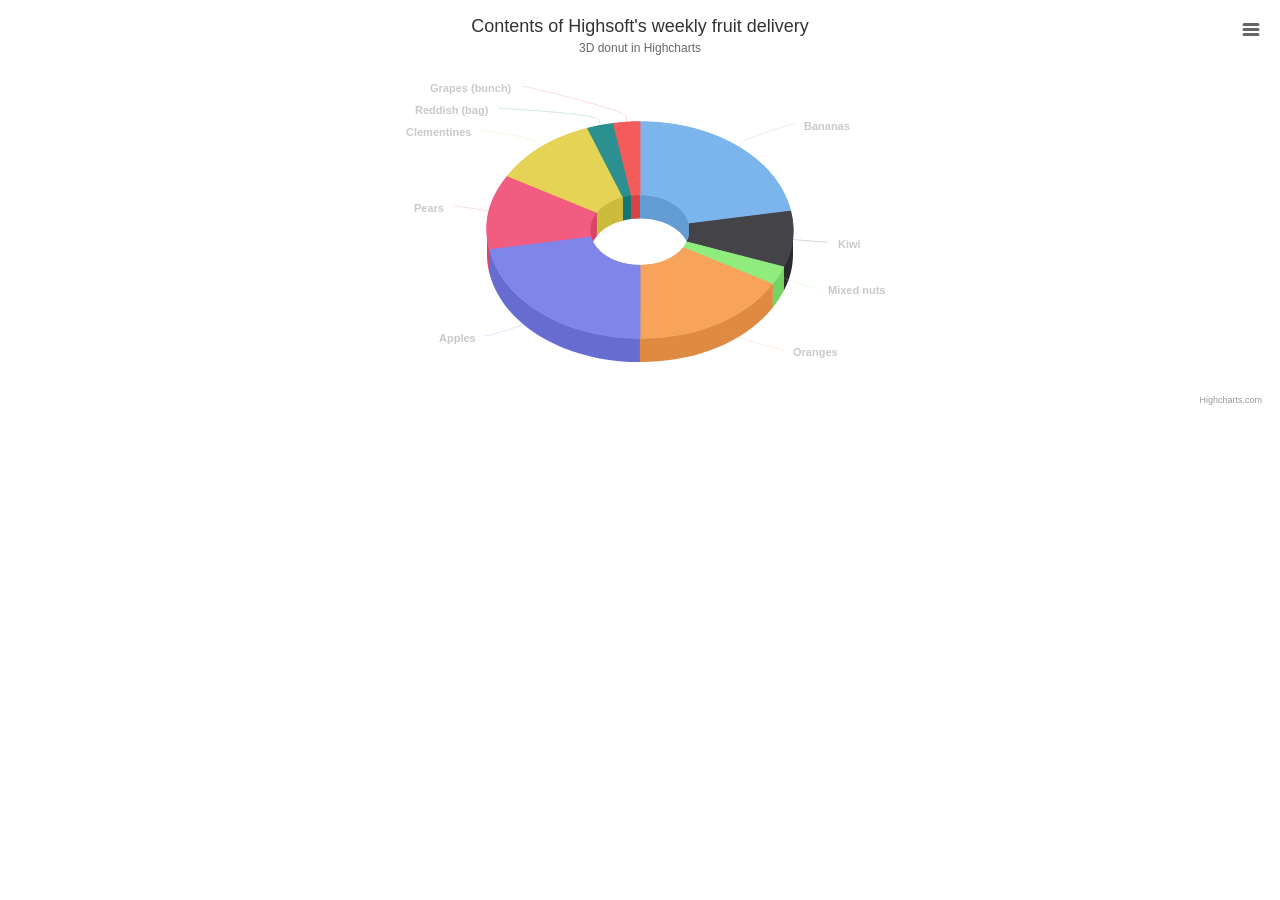
<file: src/Highcharts-6.0.2/examples/3d-pie-donut/index.htm>
<!DOCTYPE HTML>
<html>
	<head>
		<meta http-equiv="Content-Type" content="text/html; charset=utf-8">
		<title>Highcharts Example</title>

		<style type="text/css">

		</style>
	</head>
	<body>

<script src="../../code/highcharts.js"></script>
<script src="../../code/highcharts-3d.js"></script>
<script src="../../code/modules/exporting.js"></script>

<div id="container" style="height: 400px"></div>


		<script type="text/javascript">

Highcharts.chart('container', {
    chart: {
        type: 'pie',
        options3d: {
            enabled: true,
            alpha: 45
        }
    },
    title: {
        text: 'Contents of Highsoft\'s weekly fruit delivery'
    },
    subtitle: {
        text: '3D donut in Highcharts'
    },
    plotOptions: {
        pie: {
            innerSize: 100,
            depth: 45
        }
    },
    series: [{
        name: 'Delivered amount',
        data: [
            ['Bananas', 8],
            ['Kiwi', 3],
            ['Mixed nuts', 1],
            ['Oranges', 6],
            ['Apples', 8],
            ['Pears', 4],
            ['Clementines', 4],
            ['Reddish (bag)', 1],
            ['Grapes (bunch)', 1]
        ]
    }]
});
		</script>
	</body>
</html>
</file>
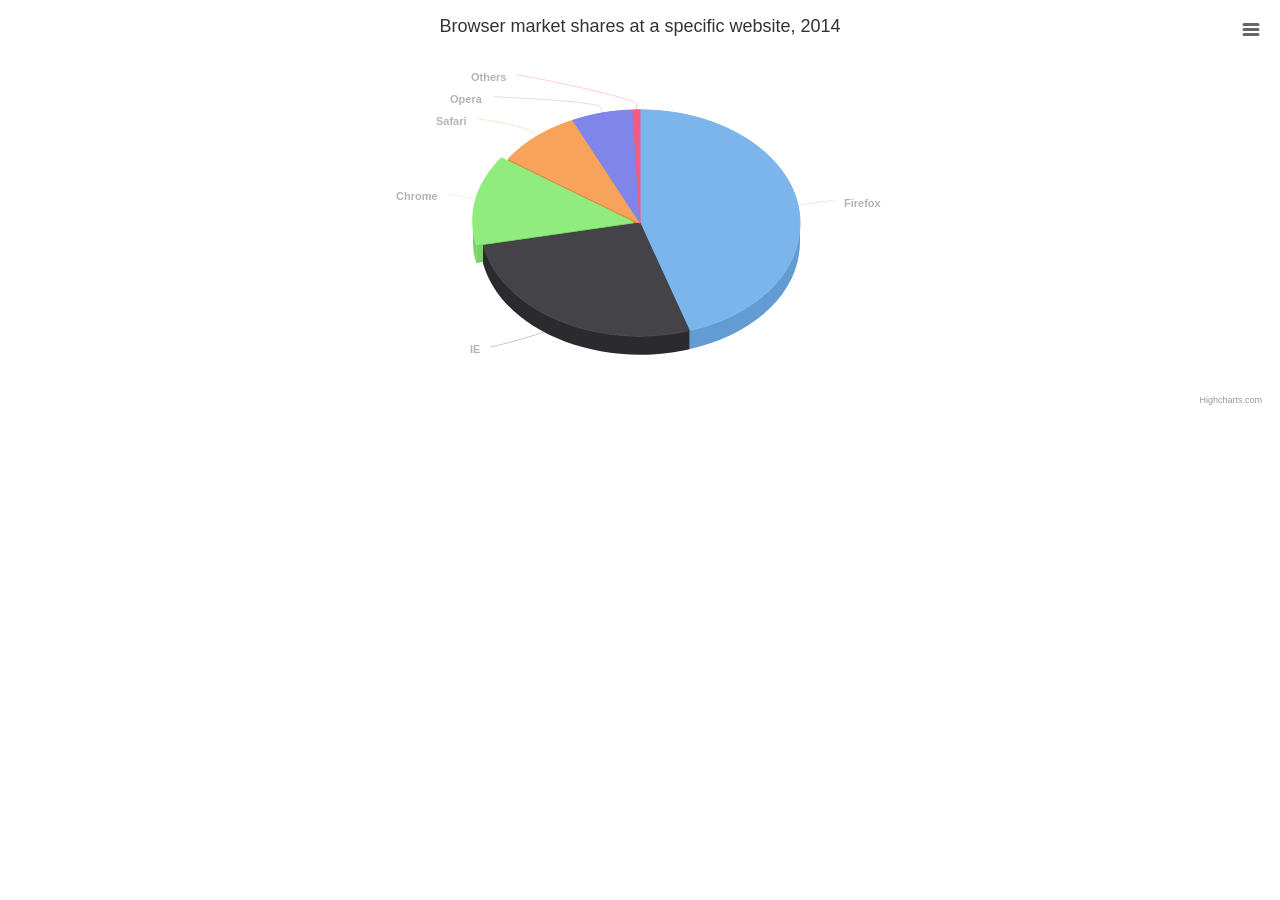
<file: src/Highcharts-6.0.2/examples/3d-pie/index.htm>
<!DOCTYPE HTML>
<html>
	<head>
		<meta http-equiv="Content-Type" content="text/html; charset=utf-8">
		<title>Highcharts Example</title>

		<style type="text/css">

		</style>
	</head>
	<body>

<script src="../../code/highcharts.js"></script>
<script src="../../code/highcharts-3d.js"></script>
<script src="../../code/modules/exporting.js"></script>

<div id="container" style="height: 400px"></div>


		<script type="text/javascript">

Highcharts.chart('container', {
    chart: {
        type: 'pie',
        options3d: {
            enabled: true,
            alpha: 45,
            beta: 0
        }
    },
    title: {
        text: 'Browser market shares at a specific website, 2014'
    },
    tooltip: {
        pointFormat: '{series.name}: <b>{point.percentage:.1f}%</b>'
    },
    plotOptions: {
        pie: {
            allowPointSelect: true,
            cursor: 'pointer',
            depth: 35,
            dataLabels: {
                enabled: true,
                format: '{point.name}'
            }
        }
    },
    series: [{
        type: 'pie',
        name: 'Browser share',
        data: [
            ['Firefox', 45.0],
            ['IE', 26.8],
            {
                name: 'Chrome',
                y: 12.8,
                sliced: true,
                selected: true
            },
            ['Safari', 8.5],
            ['Opera', 6.2],
            ['Others', 0.7]
        ]
    }]
});
		</script>
	</body>
</html>
</file>
<file: public/bower_components/css-progress-wizard-master/css/progress-wizard.min.css>
.flexer,.progress-indicator{display:-webkit-box;display:-moz-box;display:-ms-flexbox;display:-webkit-flex;display:flex}.no-flexer,.progress-indicator.stacked{display:block}.no-flexer-element{-ms-flex:0;-webkit-flex:0;-moz-flex:0;flex:0}.flexer-element,.progress-indicator>li{-ms-flex:1;-webkit-flex:1;-moz-flex:1;flex:1}.progress-indicator{margin:0 0 1em;padding:0;font-size:80%;text-transform:uppercase}.progress-indicator>li{list-style:none;text-align:center;width:auto;padding:0;margin:0;position:relative;text-overflow:ellipsis;color:#bbb;display:block}.progress-indicator>li:hover{color:#6f6f6f}.progress-indicator>li.completed,.progress-indicator>li.completed .bubble{color:#65d074}.progress-indicator>li .bubble{border-radius:1000px;width:20px;height:20px;background-color:#bbb;display:block;margin:0 auto .5em;border-bottom:1px solid #888}.progress-indicator>li .bubble:after,.progress-indicator>li .bubble:before{display:block;position:absolute;top:9px;width:100%;height:3px;content:'';background-color:#bbb}.progress-indicator>li.completed .bubble,.progress-indicator>li.completed .bubble:after,.progress-indicator>li.completed .bubble:before{background-color:#65d074;border-color:#247830}.progress-indicator>li .bubble:before{left:0}.progress-indicator>li .bubble:after{right:0}.progress-indicator>li:first-child .bubble:after,.progress-indicator>li:first-child .bubble:before{width:50%;margin-left:50%}.progress-indicator>li:last-child .bubble:after,.progress-indicator>li:last-child .bubble:before{width:50%;margin-right:50%}.progress-indicator>li.active,.progress-indicator>li.active .bubble{color:#337AB7}.progress-indicator>li.active .bubble,.progress-indicator>li.active .bubble:after,.progress-indicator>li.active .bubble:before{background-color:#337AB7;border-color:#122a3f}.progress-indicator>li a:hover .bubble,.progress-indicator>li a:hover .bubble:after,.progress-indicator>li a:hover .bubble:before{background-color:#5671d0;border-color:#1f306e}.progress-indicator>li a:hover .bubble{color:#5671d0}.progress-indicator>li.danger .bubble,.progress-indicator>li.danger .bubble:after,.progress-indicator>li.danger .bubble:before{background-color:#d3140f;border-color:#440605}.progress-indicator>li.danger .bubble{color:#d3140f}.progress-indicator>li.warning .bubble,.progress-indicator>li.warning .bubble:after,.progress-indicator>li.warning .bubble:before{background-color:#edb10a;border-color:#5a4304}.progress-indicator>li.warning .bubble{color:#edb10a}.progress-indicator>li.info .bubble,.progress-indicator>li.info .bubble:after,.progress-indicator>li.info .bubble:before{background-color:#5b32d6;border-color:#25135d}.progress-indicator>li.info .bubble{color:#5b32d6}.progress-indicator.stacked>li{text-indent:-10px;text-align:center;display:block}.progress-indicator.stacked>li .bubble:after,.progress-indicator.stacked>li .bubble:before{left:50%;margin-left:-1.5px;width:3px;height:100%}.progress-indicator.stacked .stacked-text{position:relative;z-index:10;top:0;margin-left:60%!important;width:45%!important;display:inline-block;text-align:left;line-height:1.2em}.progress-indicator.stacked>li a{border:none}.progress-indicator.stacked.nocenter>li .bubble{margin-left:0;margin-right:0}.progress-indicator.stacked.nocenter>li .bubble:after,.progress-indicator.stacked.nocenter>li .bubble:before{left:10px}.progress-indicator.stacked.nocenter .stacked-text{width:auto!important;display:block;margin-left:40px!important}@media handheld,screen and (max-width:400px){.progress-indicator{font-size:60%}}
</file>
